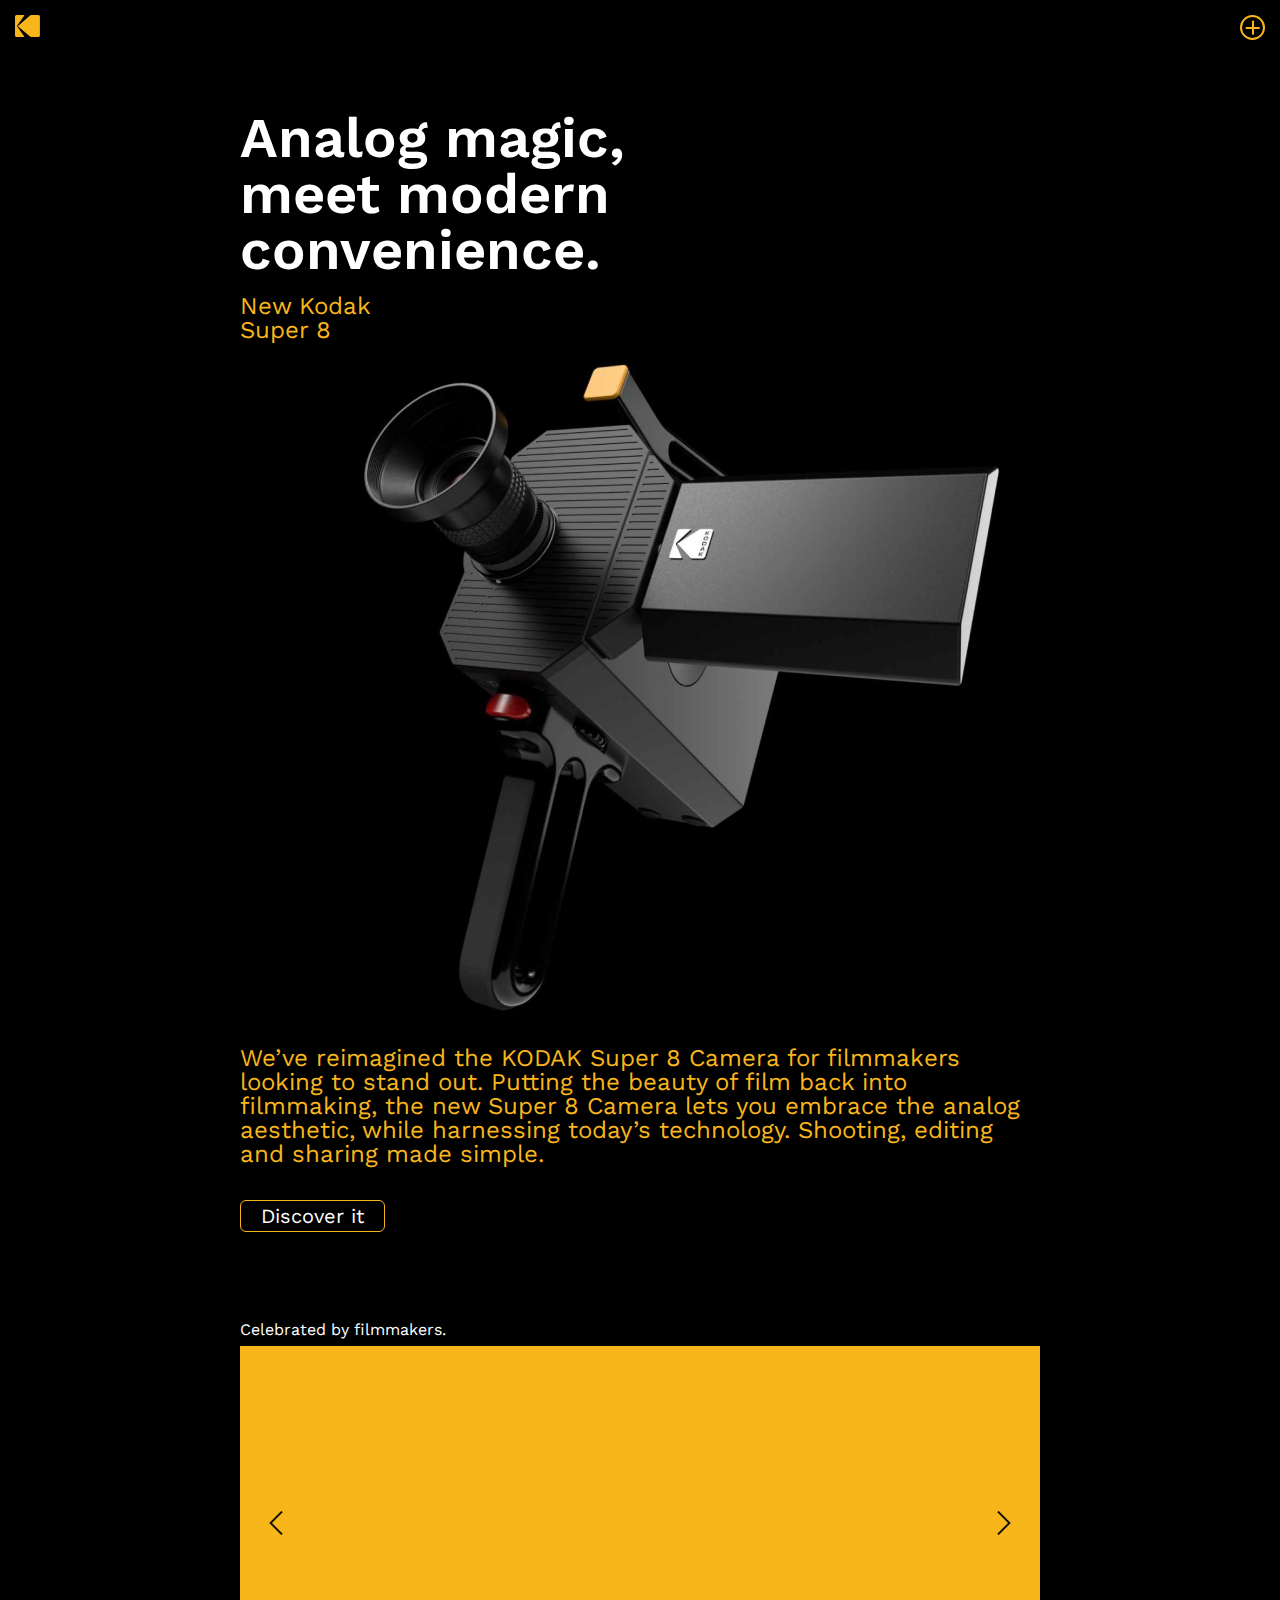
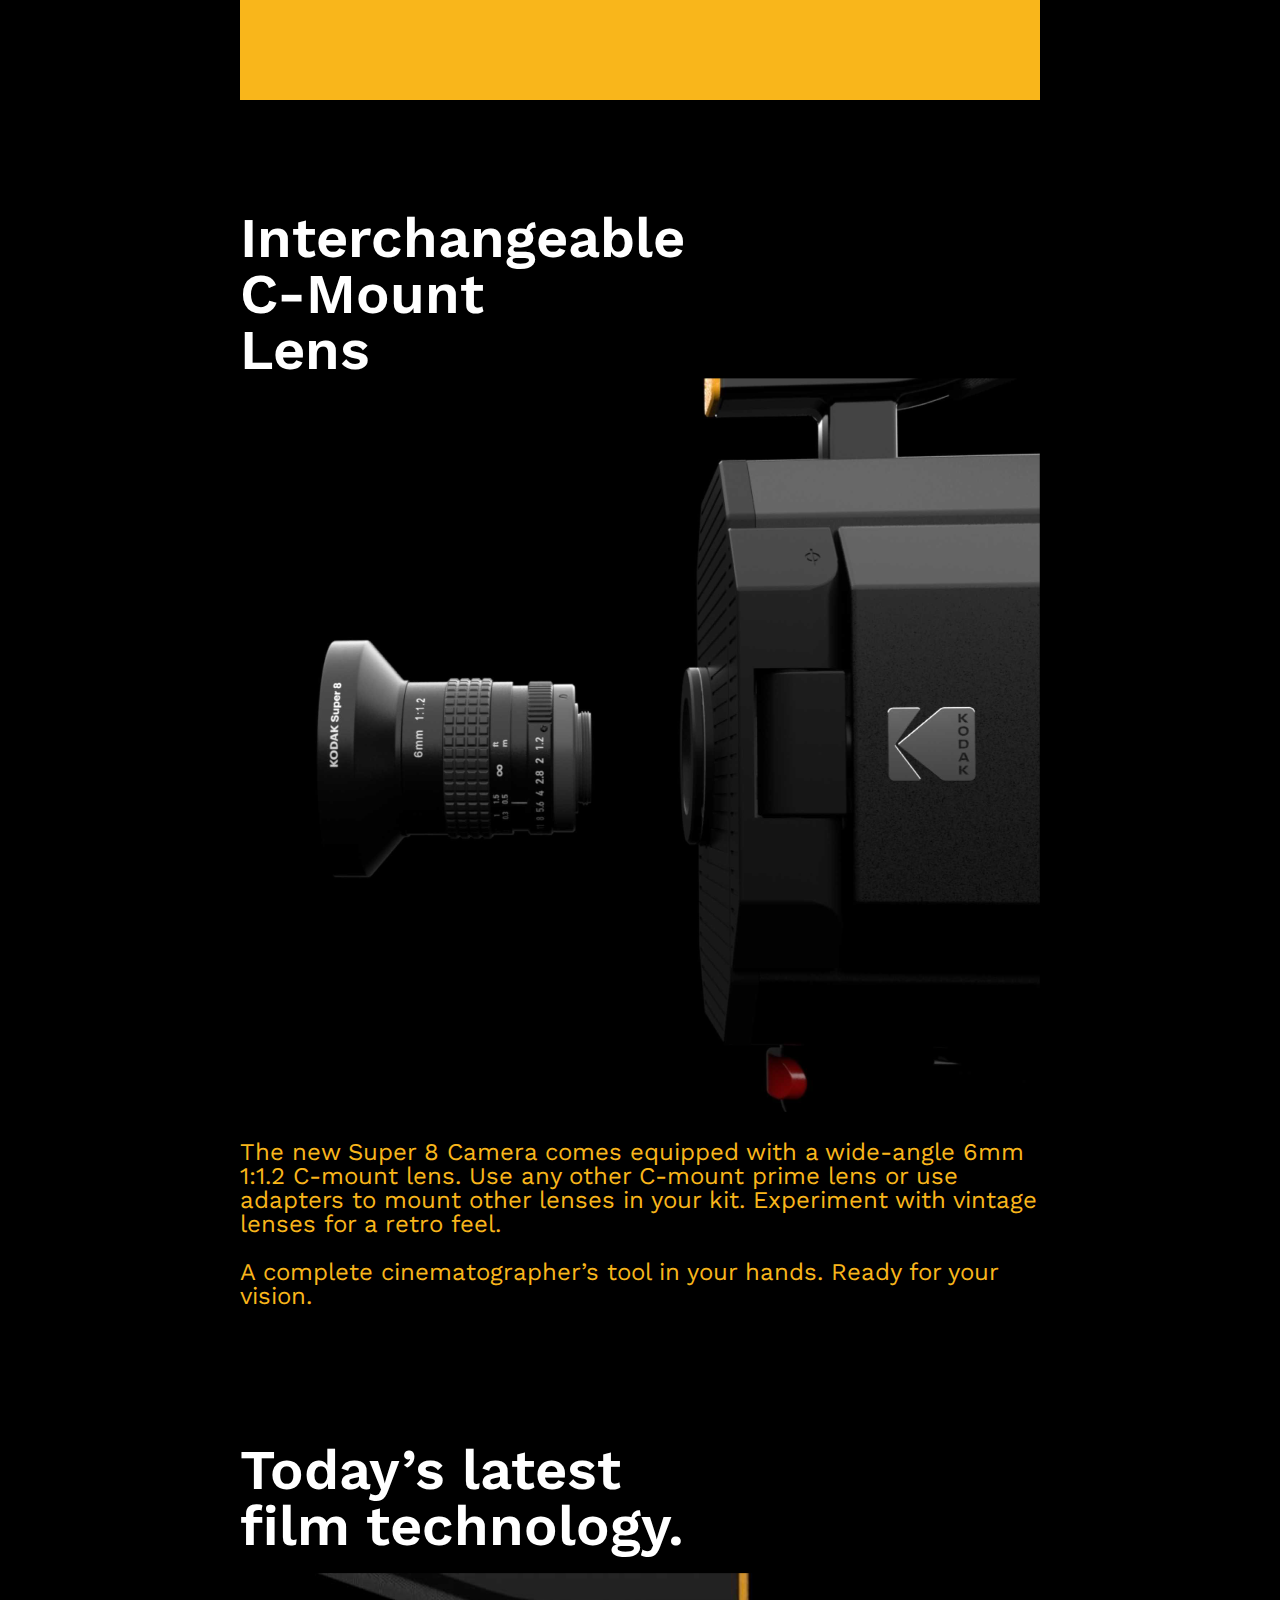
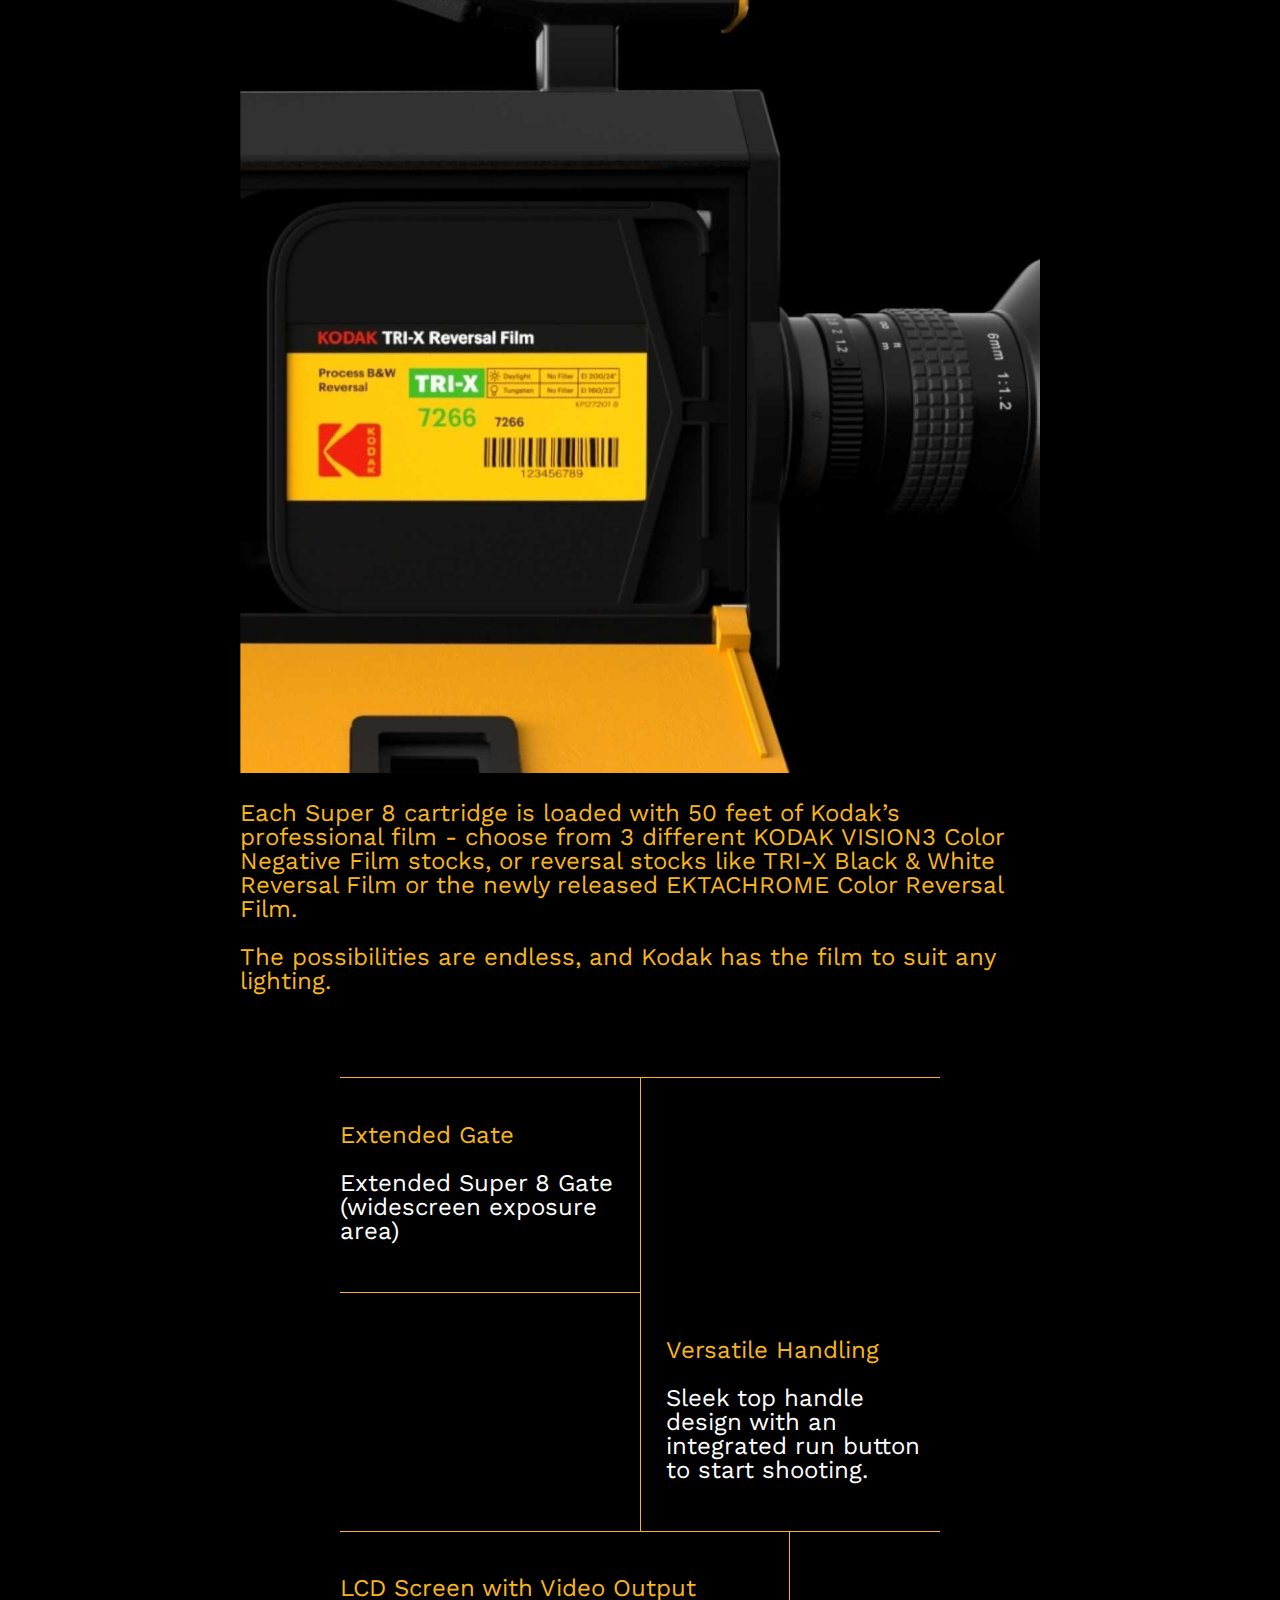
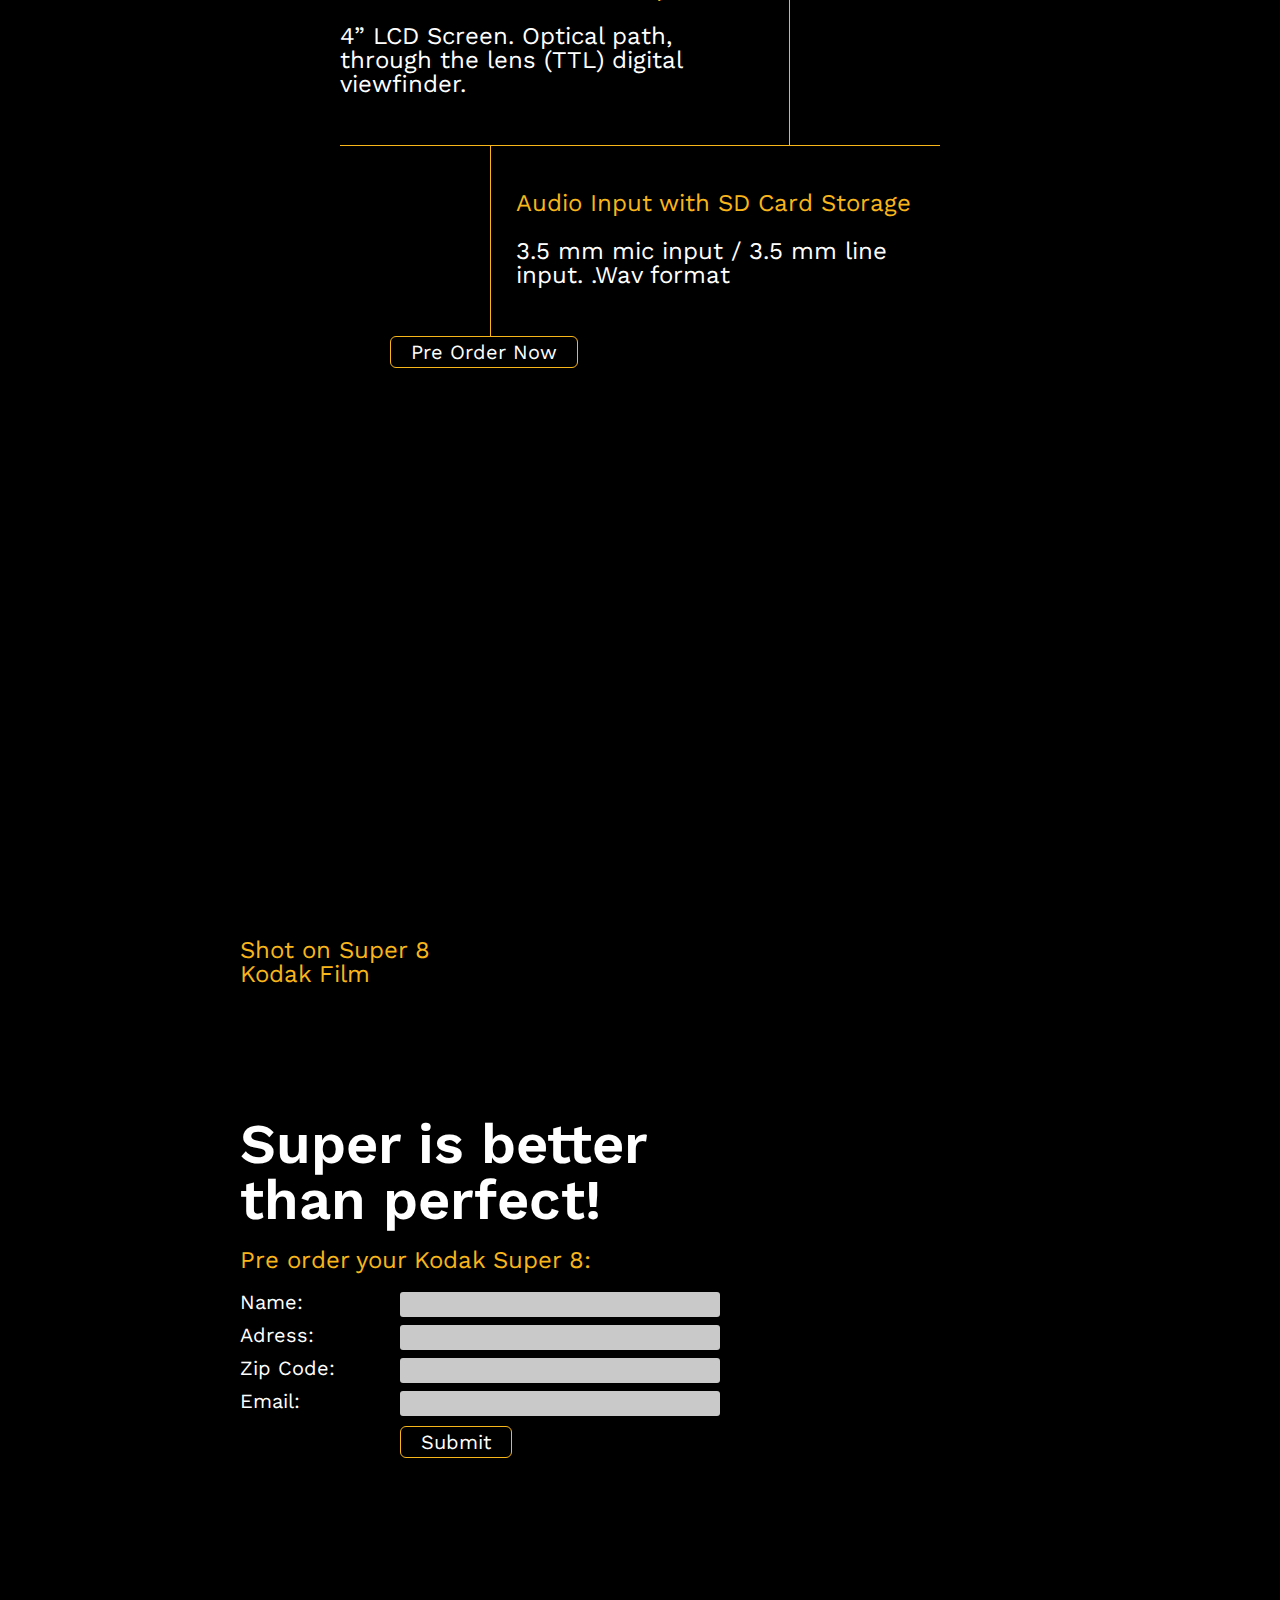
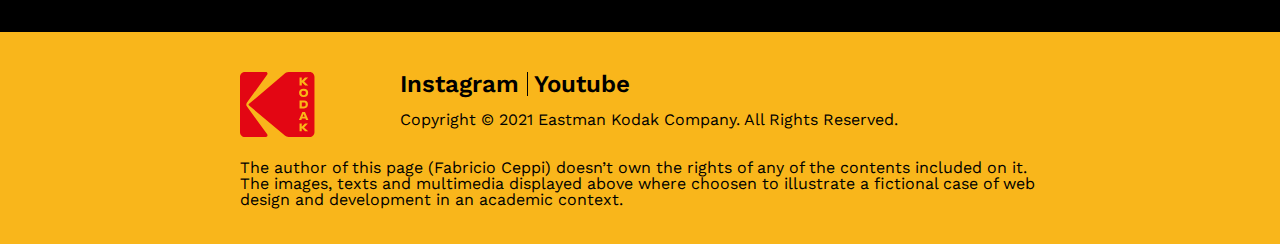
<file: index.html>
<!DOCTYPE html>
<html lang="en" dir="ltr">

<head>
  <meta charset="utf-8">
  <title>New Kodak Super 8</title>
  <meta name="author" content="Fabricio Ceppi">
  <meta name="viewport" content="width=device-width, initial-scale=1.0">
  <meta name="description" content="Discover the new Kodak Super 8 camera">
  <link rel="stylesheet" href="stylesheet.css">
  <link rel="icon" type="image/png" href="imgs/favicon.png">
</head>

<body>

  <header>
    <div id="bar">
      <img id='logo' src="./imgs/Blind-logo.svg" alt="Kodak Logo">
      <div id="toggle-menu">
        <div></div>
        <div></div>
      </div>
    </div>
    <div id="menu">
      <ul>
        <li id='desc-button' class='med-type color white'>Description</li>
        <li id='spec-button' class="med-type color-white">Specs</li>
      </ul>
    </div>
  </header>

  <main>

    <section>
      <div class="text-block appear-to-left">
        <h2 class="big-type color-white">Analog magic, meet modern convenience.</h2>
        <h1 class="med-type color-yellow">New Kodak<br>Super 8</h1>
      </div>

      <img srcset="imgs/Kodak1-480.png 480w,
              imgs/Kodak1-800.png 800w,
              imgs/Kodak1-1680.png 1680w" src="./imgs/Kodak1-1680.png" alt="A Kodak Super 8 video camera is tilted 45 degrees and
              pointing towards the viewer, it's viewfinder is opened">
      <div class="text-block">
        <p class="med-type color-yellow">We’ve reimagined the KODAK Super 8 Camera for filmmakers looking to
          stand out. Putting the beauty of film back into filmmaking, the new Super
          8 Camera lets you embrace the analog aesthetic, while harnessing today’s
          technology. Shooting, editing and sharing made simple.</p>
        <button id='discover-button'>Discover it</button>
      </div>
    </section>

    <section>
      <h3 class="text-block small-type color-white">Celebrated by filmmakers.</h3>
      <div id="quotes">
        <div class="text-block slider active">
          <p class="med-type bold color-black">“ The news that Kodak is enabling the
            next generation of filmmakers with access to an upgraded and enhanced
            version of the same analog technology that first made me fall in love
            with cinematic storytelling is unbelievably exciting. ”</p>
          <p class="med-type bold color-black">
            Christopher Nolan<br>Director
          </p>
        </div>

        <div class="text-block slider">
          <p class="med-type bold color-black">“ People like to think that digital
            mediums can do anything film can do, nowadays, but that simply isn’t
            true. Digital is great for certain things, but it is still different.
            There are plenty of looks, feelings and qualities that only film can do. ”</p>
          <p class="med-type bold color-black">
            Patty Jenkins<br>Screenwritter
          </p>
        </div>

        <div class="text-block slider">
          <p class="med-type bold color-black">“ The fact that Kodak is building
            a brand new Super 8 camera is a dream come true. ”</p>
          <p class="med-type bold color-black">
            JJ Abrams<br>Director
          </p>
        </div>

        <div class="slide-btns">
          <img id="prev" src="./imgs/flechaprev-02.svg" alt="left arrow, click to change the slide">
          <img id="next" src="./imgs/flechanext-02.svg" alt="right arrow, click to change the slide">
        </div>
      </div>
    </section>

    <section id ='d-start'>
      <div class="text-block titles">
        <h2 class="big-type color-white">Interchangeable C-Mount<br>Lens</h2>
      </div>

      <img srcset="imgs/Kodak2-480.png 480w,
              imgs/Kodak2-800.png 800w,
              imgs/Kodak2-1600.png 1600w" src="./imgs/Kodak2-1600.png" alt="A Kodak Super 8 video camera pointing to the left, it's lens are separated from the body">
      <div class="text-block">
        <p class="med-type color-yellow">The new Super 8 Camera comes equipped
          with a wide-angle 6mm 1:1.2 C-mount lens. Use any other C-mount prime
          lens or use adapters to mount other lenses in your kit.
          Experiment with vintage lenses for a retro feel.</p>
        <p class="med-type color-yellow">
          A complete cinematographer’s tool in your hands. Ready for your vision.
        </p>
      </div>
    </section>

    <section>
      <div class="text-block titles">
        <h2 class="big-type color-white">Today’s latest film technology.</h2>
      </div><br>

      <img srcset="imgs/Kodak3-480.png 480w,
              imgs/Kodak3-800.png 800w,
              imgs/Kodak3-1600.png 1600w" src="./imgs/Kodak3-1600.png" alt="A Kodak Super 8 video camera pointing to the right. it's cartridge is inserted in the correspondent slot.">
      <div class="text-block">
        <p class="med-type color-yellow">Each Super 8 cartridge is loaded with
          50 feet of Kodak’s professional film - choose from 3 different
          KODAK VISION3 Color Negative Film stocks, or reversal stocks like
          TRI-X Black & White Reversal Film or the newly released EKTACHROME
          Color Reversal Film.</p>
        <p class="med-type color-yellow">
          The possibilities are endless, and Kodak has the film to suit any lighting.
        </p>
      </div>
    </section>
    <section id='s-start'>
      <div class="specs">
        <div id="spec1">
          <h2 class="med-type color-yellow">Extended Gate</h2>
          <p class="small-type color-white">Extended Super 8 Gate (widescreen exposure area)</p>
        </div>
        <div id="spec2">
          <h2 class="med-type color-yellow">Versatile Handling</h2>
          <p class="small-type color-white">Sleek top handle design with an integrated run button to start shooting.</p>
        </div>
      </div>
      <div class="specs">
        <div id="spec3">
          <h2 class="med-type color-yellow">LCD Screen with Video Output</h2>
          <p class="small-type color-white">4” LCD Screen. Optical path, through the lens (TTL) digital viewfinder.</p>
        </div>
        <div></div>
      </div>
      <div class="specs">
        <div></div>
        <div id="spec4">
          <h2 class="med-type color-yellow">Audio Input with SD Card Storage</h2>
          <p class="small-type color-white">3.5 mm mic input / 3.5 mm line input.
            .Wav format</p>
        </div>
      </div>
      <button id='order-button' class="text-block">Pre Order Now</button>
    </section>

    <section>
      <div class="text-block video-block">
        <div class="video">
          <iframe width="560" height="315" src="https://www.youtube.com/embed/cSseZtZgoiA?controls=0" title="YouTube video player" frameborder="0" allow="accelerometer; autoplay; clipboard-write; encrypted-media;
      gyroscope; picture-in-picture" allowfullscreen></iframe>
        </div>
        <h2 class="med-type color-yellow">Shot on Super 8<br>Kodak Film</h2>
      </div>
    </section>

    <section id='form-start'>
      <div class="text-block">
        <h3 class="big-type color-white">Super is better than perfect!</h3>
        <h2 class="med-type color-yellow">Pre order your Kodak Super 8:</h2>
      </div>

      <form class="text-block" action="https://formspree.io/f/moqyrewy"
      method="POST" id='pre-order'>
        <label for="name">Name:</label>
        <input type="text" name="name" id="name" required>
        <label for="adress">Adress:</label>
        <input type="text" name="adress" id="adress" required>
        <label for="zip-code">Zip Code:</label>
        <input type="text" name="zip-code" id="zip-code" required>
        <label for="email">Email:</label>
        <input type="email" name="email" id="email" required>
        <button type="submit">Submit</button>
        <span id='pre-order-status' class='med-type color-yellow'></span>
      </form>
    </section>
  </main>

  <footer>
    <div>
      <div class="img-float">
        <img src="./imgs/logo.svg" alt="Logo of the Eastman Kodak company">
      </div>
      <div class="footer-flex">
        <ul>
          <li><a href="#" class="med-type bold color-black">Instagram</a></li>
          <li><a href="#" class="med-type bold color-black">Youtube</a></li>
        </ul>
        <p class="small-type color-black">
          Copyright © 2021 Eastman Kodak Company.
          All Rights Reserved.
        </p>
      </div>
    </div>
    <p class="small-type color-black">
      The author of this page (Fabricio Ceppi) doesn’t own the rights of any of
      the contents included on it. The images, texts and multimedia displayed
      above where choosen to illustrate a fictional case of web design and
      development in an academic context.
    </p>
  </footer>
  <script src="./Super8slide.js"></script>
</body>

</html>
</file>
<file: stylesheet.css>
/* Kodak Landing Stylesheet */

/* General */

@import url("https://fonts.googleapis.com/css2?family=Work+Sans:wght@400;600&display=swap");

* {
  font-family: "Work Sans", sans-serif;
  box-sizing: border-box;
}

body {
  background-color: rgb(0, 0, 0);
  color: white;
  padding: 0;
  margin: 0;
}

img {
  width: 100%;
  z-index: -1;
}

.big-type {
  font-size: 40px;
  line-height: 40px;
  font-weight: 600;
  max-width: 320px;
  margin: 50px auto 0 0;
}

.color-white {
  color: white;
}

.med-type {
  font-size: 20px;
  line-height: 20px;
  font-weight: 400;
}

.bold {
  font-weight: 600;
}

.color-yellow {
  color: #f9b61b;
}

.small-type {
  font-size: 16px;
  line-height: 16px;
  font-weight: 400;
}

.color-black {
  color: rgb(0, 0, 0);
}

button {
  background-color: rgb(0, 0, 0);
  border: 1px solid #f9b61b;
  border-radius: 6px;
  color: white;
  padding: 5px 20px;
  font-size: 20px;
  line-height: 20px;
  font-weight: 400;
  margin: 10px 0;
  cursor: pointer;
  transition: 0.5s;
}

ul {
  padding: 0;
  margin: 0;
}

li {
  list-style-type: none;
}

a {
  text-decoration: none;
}

/* Header */

header {
  position: fixed;
  top: 0;
  left: 0;
  width: 100%;
  z-index: 2;
}

header img {
  width: 25px;
}

#bar {
  background-color: rgba(0, 0, 0, 0.8);
  padding: 15px;
}

#menu {
  background-color: rgba(0, 0, 0, 0.8);
  padding: 0 0 15px 15px;
  transform: scaleY(0);
  transform-origin: top;
}

#menu ul {
  opacity: 0;
  transition: opacity 0.5s ease 0s;
}

#menu.opened {
  transform: scaleY(1);
  transition: transform 0.5s cubic-bezier(0, 0.45, 0.27, 1.05) 0s;
}

#menu.opened ul {
  opacity: 1;
  transition: opacity 0.5s ease 0.3s;
}

#toggle-menu {
  width: 25px;
  height: 25px;
  border: 2px solid #f9b61b;
  border-radius: 50%;
  float: right;
  position: relative;
  cursor: pointer;
  transition: transform 1s;
}

#toggle-menu div {
  position: absolute;
  top: 50%;
  left: 50%;
  transform: translate(-50%, -50%);
}

#toggle-menu div:first-of-type {
  width: 70%;
  border-bottom: 2px solid #f9b61b;
}

#toggle-menu div:last-of-type {
  height: 70%;
  border-right: 2px solid #f9b61b;
}

#desc-button,
#spec-button,
#logo {
  cursor: pointer;
}

@media (hover: hover) {
  button:hover {
    transform: translatex(5px);
    transition: 0.5s;
  }

  a:hover,
  #desc-button:hover,
  #spec-button:hover {
    color: #f9b61b;
  }

  footer a:hover {
    color: black;
    opacity: 0.5;
  }
}

#toggle-menu.opened {
  transform: rotate(-225deg);
}

/* resolver animación */

/*#menu {
  position: absolute;
  transform: translateY(-100%);
  transition: 1s;
}

#menu.opened {
  position: static;
  transform: translateY(100%);
}*/

/* Main */

main {
  max-width: 800px;
  margin: auto;
}

section {
  padding-top: 40px;
}

section:nth-of-type(2) {
  padding-top: 80px;
}

.text-block {
  margin: 0 15px;
}

#quotes {
  width: 100%;
  background-color: #f9b61b;
  padding: 35px 0;
  margin-top: 8px;
  position: relative;
  overflow-x: hidden;
}

#quotes .text-block {
  margin: 0 40px;
}

#quotes p:last-child {
  padding-top: 20px;
}

.slider {
  animation-name: right-slide;
  animation-duration: 0.5s;
  animation-fill-mode: forwards;
  position: relative;
  left: 100%;
  display: none;
}

.active {
  display: block;
}

@keyframes right-slide {
  100% {
    left: 0;
  }
}

.slide-btns {
  width: 100%;
  position: absolute;
  top: 50%;
  transform: translateY(-50%);
}

.slide-btns img {
  width: 32px;
  cursor: pointer;
}

#prev {
  float: left;
}

#next {
  float: right;
}

/* specs */

.specs {
  margin: 0 15px;
  border-top: 1px solid #f9b61b;
}

.specs > div {
  float: left;
  padding: 25px 25px 25px 0;
}

.specs::after {
  content: " ";
  display: block;
  clear: both;
}

.specs > div:last-child {
  padding: 25px 0 25px 25px;
}

.specs:nth-of-type(1) > div {
  width: 50%;
}

#spec1 {
  border-bottom: 1px solid #f9b61b;
}

#spec2 {
  padding-top: 40%;
  border-left: 1px solid #f9b61b;
}

#spec3,
#spec4 {
  width: 75%;
}

#spec3 {
  border-right: 1px solid #f9b61b;
}

#spec4 {
  border-left: 1px solid #f9b61b;
}

.specs:last-of-type > div:first-child {
  width: 25%;
}

/* Video Iframe */

.video-block {
  padding-top: 40px;
}

.video {
  width: 100%;
  height: 0;
  padding-bottom: 56.25%;
  position: relative;
}

.video iframe {
  position: absolute;
  width: 100%;
  height: 100%;
}

/* Styling form */

label {
  display: block;
  width: 30%;
  min-width: 100px;
  float: left;
  color: white;
  font-size: 20px;
  line-height: 20px;
  font-weight: 400;
}

input {
  display: block;
  width: 50%;
  height: 25px;
  margin-bottom: 8px;
  border-width: 0;
  border-radius: 3px;
  background-color: #c9c9c9;
}

form button {
  display: block;
  margin-left: 30%;
}

#pre-order-status {
  display: block;
  width: 100%;
  padding: 16px;
  border: 1px solid #f9b61b;
  border-radius: 3px;
  margin-top: 20px;
  transition: all 0.5s;
  opacity: 0;
}

/* Footer */

footer {
  margin-top: 120px;
  background-color: #f9b61b;
  padding: 40px 15px 20px 15px;
}

footer > div,
footer > p {
  max-width: 800px;
  margin-left: auto;
  margin-right: auto;
}

.img-float {
  width: 30%;
  float: left;
}

.img-float img {
  width: 75px;
}

footer > div::after {
  content: " ";
  display: block;
  clear: both;
}

footer li {
  display: inline-block;
  padding-right: 10px;
  position: relative;
}

/* Adding more effects (animation) */

.appear-to-left {
  position: relative;
  animation-name: appear-to-left;
  animation-timing-function: ease-in-out;
  animation-duration: 1s;
  animation-direction: normal;
}

@keyframes appear-to-left {
  0% {
    opacity: 0;
    left: 200px;
  }
  100% {
    left: 0;
    opacity: 1;
  }
}

/* Responsive adjustments */

@media only screen and (max-width: 360px) {
  input {
    width: 100%;
  }

  form button {
    margin-left: 0;
  }

  .big-type {
    font-size: 36px;
    line-height: 36px;
    font-weight: 600;
    margin: 50px auto 0 0;
  }

  footer p:first-of-type {
    clear: both;
    padding-top: 8px;
  }
}

@media only screen and (min-width: 400px) {
  footer li:first-child::after {
    content: "";
    position: absolute;
    right: 0;
    margin-right: 1px;
    height: 100%;
    width: 1px;
    background-color: rgb(0, 0, 0);
  }

  #pre-order-status {
    width: 80%;
  }
}

@media only screen and (min-width: 800px) {
  section {
    padding-top: 60px;
  }

  .big-type {
    font-size: 56px;
    line-height: 56px;
    max-width: 60%;
    margin: 50px auto 0 0;
  }

  .med-type {
    font-size: 24px;
    line-height: 24px;
  }

  .specs .small-type {
    font-size: 24px;
    line-height: 24px;
    font-weight: 400;
  }

  .specs {
    max-width: 600px;
    margin: auto;
  }

  .specs + button {
    margin-left: 150px;
  }

  .slider p {
    max-width: 80%;
    margin-left: auto;
    margin-right: auto;
  }

  .slide-btns {
    padding: 0 20px;
  }

  label,
  .img-float {
    width: 20%;
  }

  form button {
    margin-left: 20%;
  }

  input {
    width: 40%;
  }

  #pre-order-status {
    width: 60%;
  }
}

@media only screen and (min-width: 950px) {
  .text-block {
    margin: 0;
  }
}
</file>
